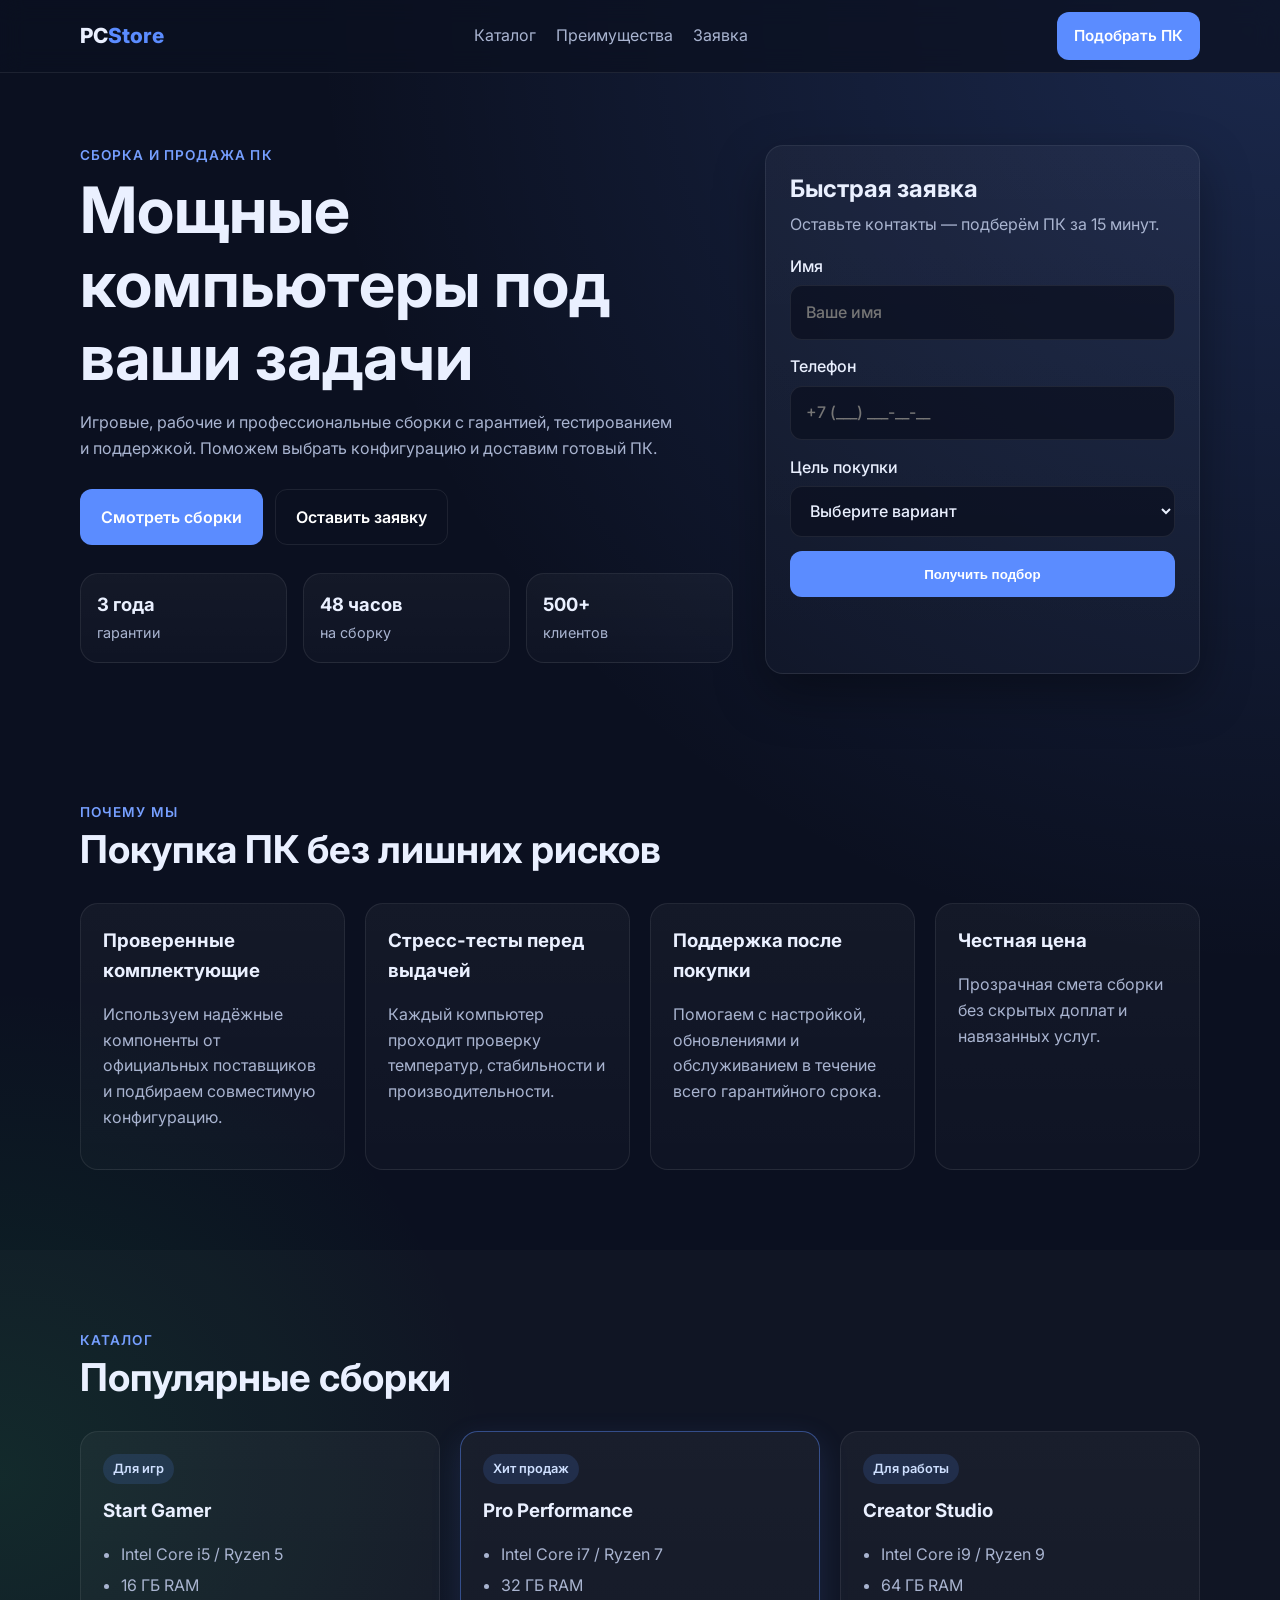
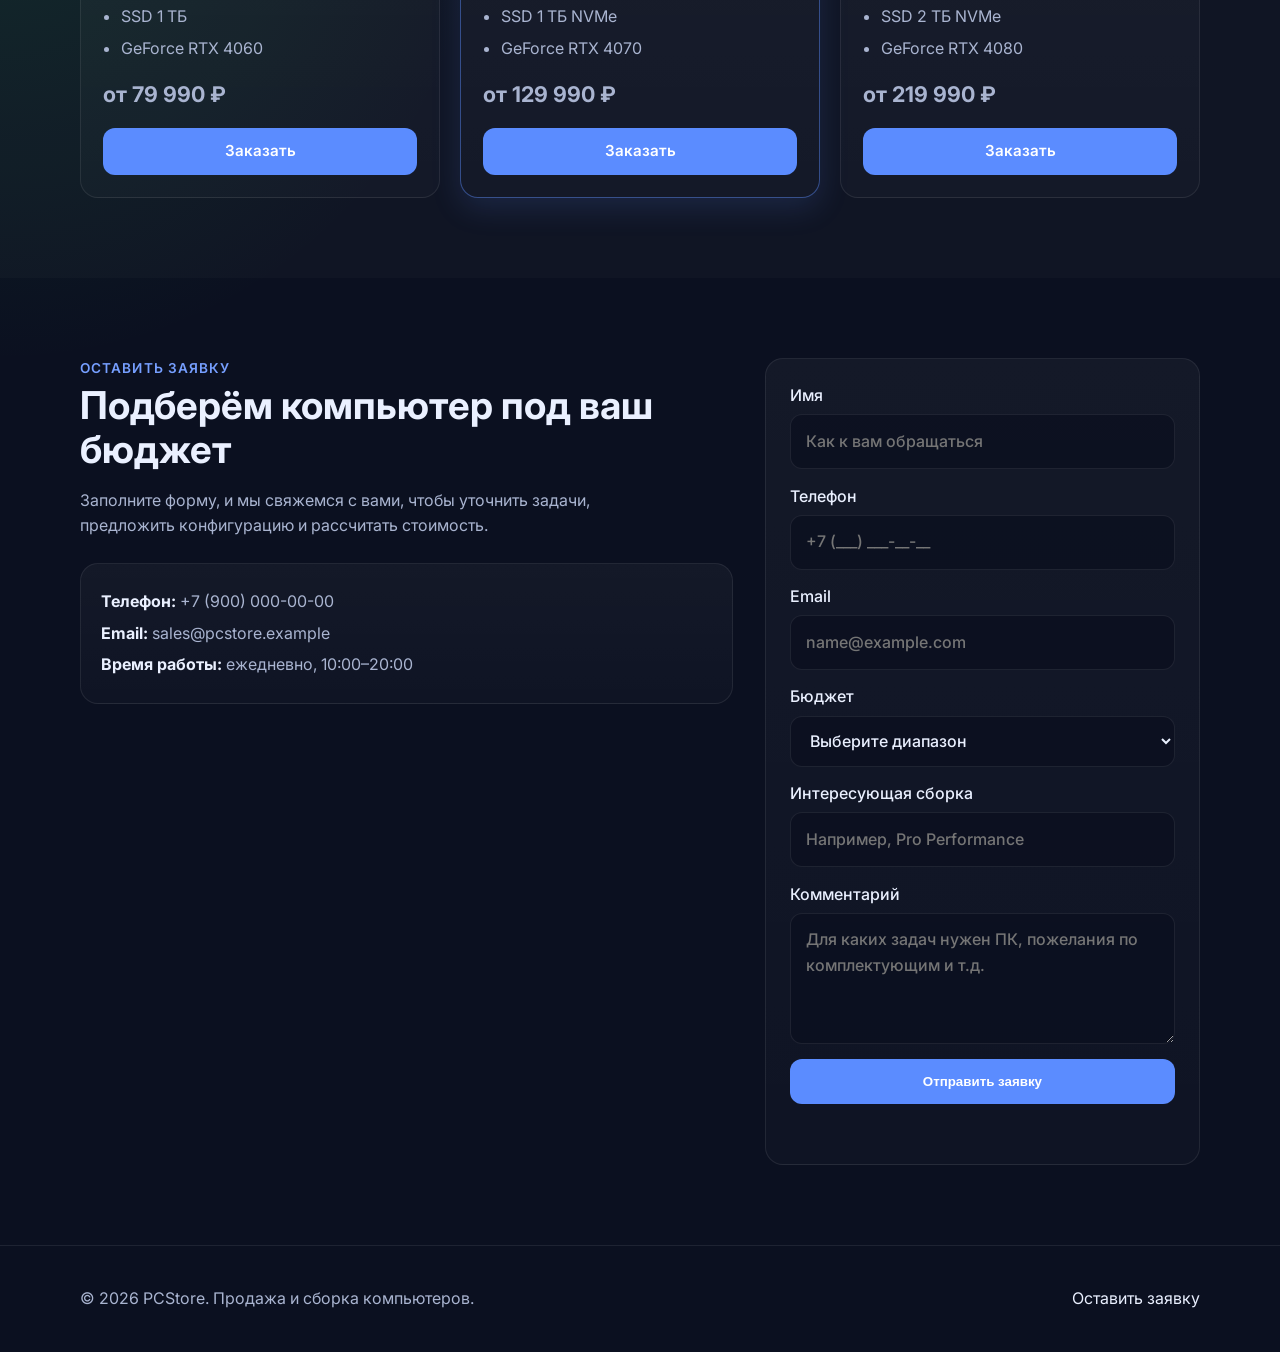
<file: index.html>
<!DOCTYPE html>
<html lang="ru">
<head>
  <meta charset="UTF-8">
  <meta name="viewport" content="width=device-width, initial-scale=1.0">
  <title>PC Store — Продажа мощных компьютеров</title>
  <meta name="description" content="Готовые и кастомные ПК для игр, работы и творчества. Подберите компьютер под свои задачи и оставьте заявку.">
  <link rel="preconnect" href="https://fonts.googleapis.com">
  <link rel="preconnect" href="https://fonts.gstatic.com" crossorigin>
  <link href="https://fonts.googleapis.com/css2?family=Inter:wght@400;500;600;700;800&display=swap" rel="stylesheet">
  <link rel="stylesheet" href="style.css">
</head>
<body>
  <header class="header">
    <div class="container header-inner">
      <a href="#" class="logo">PC<span>Store</span></a>
      <nav class="nav">
        <a href="#catalog">Каталог</a>
        <a href="#benefits">Преимущества</a>
        <a href="#request">Заявка</a>
      </nav>
      <a href="#request" class="btn btn-sm">Подобрать ПК</a>
    </div>
  </header>

  <main>
    <section class="hero">
      <div class="container hero-grid">
        <div class="hero-content">
          <p class="eyebrow">Сборка и продажа ПК</p>
          <h1>Мощные компьютеры под ваши задачи</h1>
          <p class="hero-text">Игровые, рабочие и профессиональные сборки с гарантией, тестированием и поддержкой. Поможем выбрать конфигурацию и доставим готовый ПК.</p>
          <div class="hero-actions">
            <a href="#catalog" class="btn">Смотреть сборки</a>
            <a href="#request" class="btn btn-outline">Оставить заявку</a>
          </div>
          <div class="hero-stats">
            <div><strong>3 года</strong><span>гарантии</span></div>
            <div><strong>48 часов</strong><span>на сборку</span></div>
            <div><strong>500+</strong><span>клиентов</span></div>
          </div>
        </div>
        <div class="hero-card">
          <h2>Быстрая заявка</h2>
          <p>Оставьте контакты — подберём ПК за 15 минут.</p>
          <form id="quickForm" class="form compact-form" novalidate>
            <label>
              Имя
              <input type="text" name="name" placeholder="Ваше имя" required>
            </label>
            <label>
              Телефон
              <input type="tel" name="phone" placeholder="+7 (___) ___-__-__" required>
            </label>
            <label>
              Цель покупки
              <select name="goal" required>
                <option value="">Выберите вариант</option>
                <option value="Игры">Игры</option>
                <option value="Работа">Работа</option>
                <option value="Учёба">Учёба</option>
                <option value="Монтаж/3D">Монтаж/3D</option>
              </select>
            </label>
            <input type="hidden" name="formType" value="Быстрая заявка">
            <button type="submit" class="btn btn-full">Получить подбор</button>
            <p class="form-status" aria-live="polite"></p>
          </form>
        </div>
      </div>
    </section>

    <section id="benefits" class="section">
      <div class="container">
        <div class="section-head">
          <p class="eyebrow">Почему мы</p>
          <h2>Покупка ПК без лишних рисков</h2>
        </div>
        <div class="cards-grid benefits-grid">
          <article class="card">
            <h3>Проверенные комплектующие</h3>
            <p>Используем надёжные компоненты от официальных поставщиков и подбираем совместимую конфигурацию.</p>
          </article>
          <article class="card">
            <h3>Стресс-тесты перед выдачей</h3>
            <p>Каждый компьютер проходит проверку температур, стабильности и производительности.</p>
          </article>
          <article class="card">
            <h3>Поддержка после покупки</h3>
            <p>Помогаем с настройкой, обновлениями и обслуживанием в течение всего гарантийного срока.</p>
          </article>
          <article class="card">
            <h3>Честная цена</h3>
            <p>Прозрачная смета сборки без скрытых доплат и навязанных услуг.</p>
          </article>
        </div>
      </div>
    </section>

    <section id="catalog" class="section section-alt">
      <div class="container">
        <div class="section-head">
          <p class="eyebrow">Каталог</p>
          <h2>Популярные сборки</h2>
        </div>
        <div class="cards-grid catalog-grid">
          <article class="card product-card">
            <div class="badge">Для игр</div>
            <h3>Start Gamer</h3>
            <ul>
              <li>Intel Core i5 / Ryzen 5</li>
              <li>16 ГБ RAM</li>
              <li>SSD 1 ТБ</li>
              <li>GeForce RTX 4060</li>
            </ul>
            <p class="price">от 79 990 ₽</p>
            <a href="#request" class="btn btn-sm btn-full" data-config="Start Gamer">Заказать</a>
          </article>
          <article class="card product-card featured">
            <div class="badge">Хит продаж</div>
            <h3>Pro Performance</h3>
            <ul>
              <li>Intel Core i7 / Ryzen 7</li>
              <li>32 ГБ RAM</li>
              <li>SSD 1 ТБ NVMe</li>
              <li>GeForce RTX 4070</li>
            </ul>
            <p class="price">от 129 990 ₽</p>
            <a href="#request" class="btn btn-sm btn-full" data-config="Pro Performance">Заказать</a>
          </article>
          <article class="card product-card">
            <div class="badge">Для работы</div>
            <h3>Creator Studio</h3>
            <ul>
              <li>Intel Core i9 / Ryzen 9</li>
              <li>64 ГБ RAM</li>
              <li>SSD 2 ТБ NVMe</li>
              <li>GeForce RTX 4080</li>
            </ul>
            <p class="price">от 219 990 ₽</p>
            <a href="#request" class="btn btn-sm btn-full" data-config="Creator Studio">Заказать</a>
          </article>
        </div>
      </div>
    </section>

    <section id="request" class="section">
      <div class="container request-grid">
        <div>
          <p class="eyebrow">Оставить заявку</p>
          <h2>Подберём компьютер под ваш бюджет</h2>
          <p class="section-text">Заполните форму, и мы свяжемся с вами, чтобы уточнить задачи, предложить конфигурацию и рассчитать стоимость.</p>
          <div class="contact-box">
            <p><strong>Телефон:</strong> +7 (900) 000-00-00</p>
            <p><strong>Email:</strong> sales@pcstore.example</p>
            <p><strong>Время работы:</strong> ежедневно, 10:00–20:00</p>
          </div>
        </div>
        <form id="requestForm" class="form request-form" novalidate>
          <label>
            Имя
            <input type="text" name="name" placeholder="Как к вам обращаться" required>
          </label>
          <label>
            Телефон
            <input type="tel" name="phone" placeholder="+7 (___) ___-__-__" required>
          </label>
          <label>
            Email
            <input type="email" name="email" placeholder="name@example.com">
          </label>
          <label>
            Бюджет
            <select name="budget">
              <option value="">Выберите диапазон</option>
              <option value="до 70 000 ₽">до 70 000 ₽</option>
              <option value="70 000–120 000 ₽">70 000–120 000 ₽</option>
              <option value="120 000–200 000 ₽">120 000–200 000 ₽</option>
              <option value="от 200 000 ₽">от 200 000 ₽</option>
            </select>
          </label>
          <label>
            Интересующая сборка
            <input type="text" name="config" id="configInput" placeholder="Например, Pro Performance">
          </label>
          <label>
            Комментарий
            <textarea name="comment" rows="4" placeholder="Для каких задач нужен ПК, пожелания по комплектующим и т.д."></textarea>
          </label>
          <input type="hidden" name="formType" value="Основная заявка">
          <button type="submit" class="btn btn-full">Отправить заявку</button>
          <p class="form-status" aria-live="polite"></p>
        </form>
      </div>
    </section>
  </main>

  <footer class="footer">
    <div class="container footer-inner">
      <p>© 2026 PCStore. Продажа и сборка компьютеров.</p>
      <a href="#request">Оставить заявку</a>
    </div>
  </footer>

  <script src="main.js"></script>
</body>
</html>
</file>
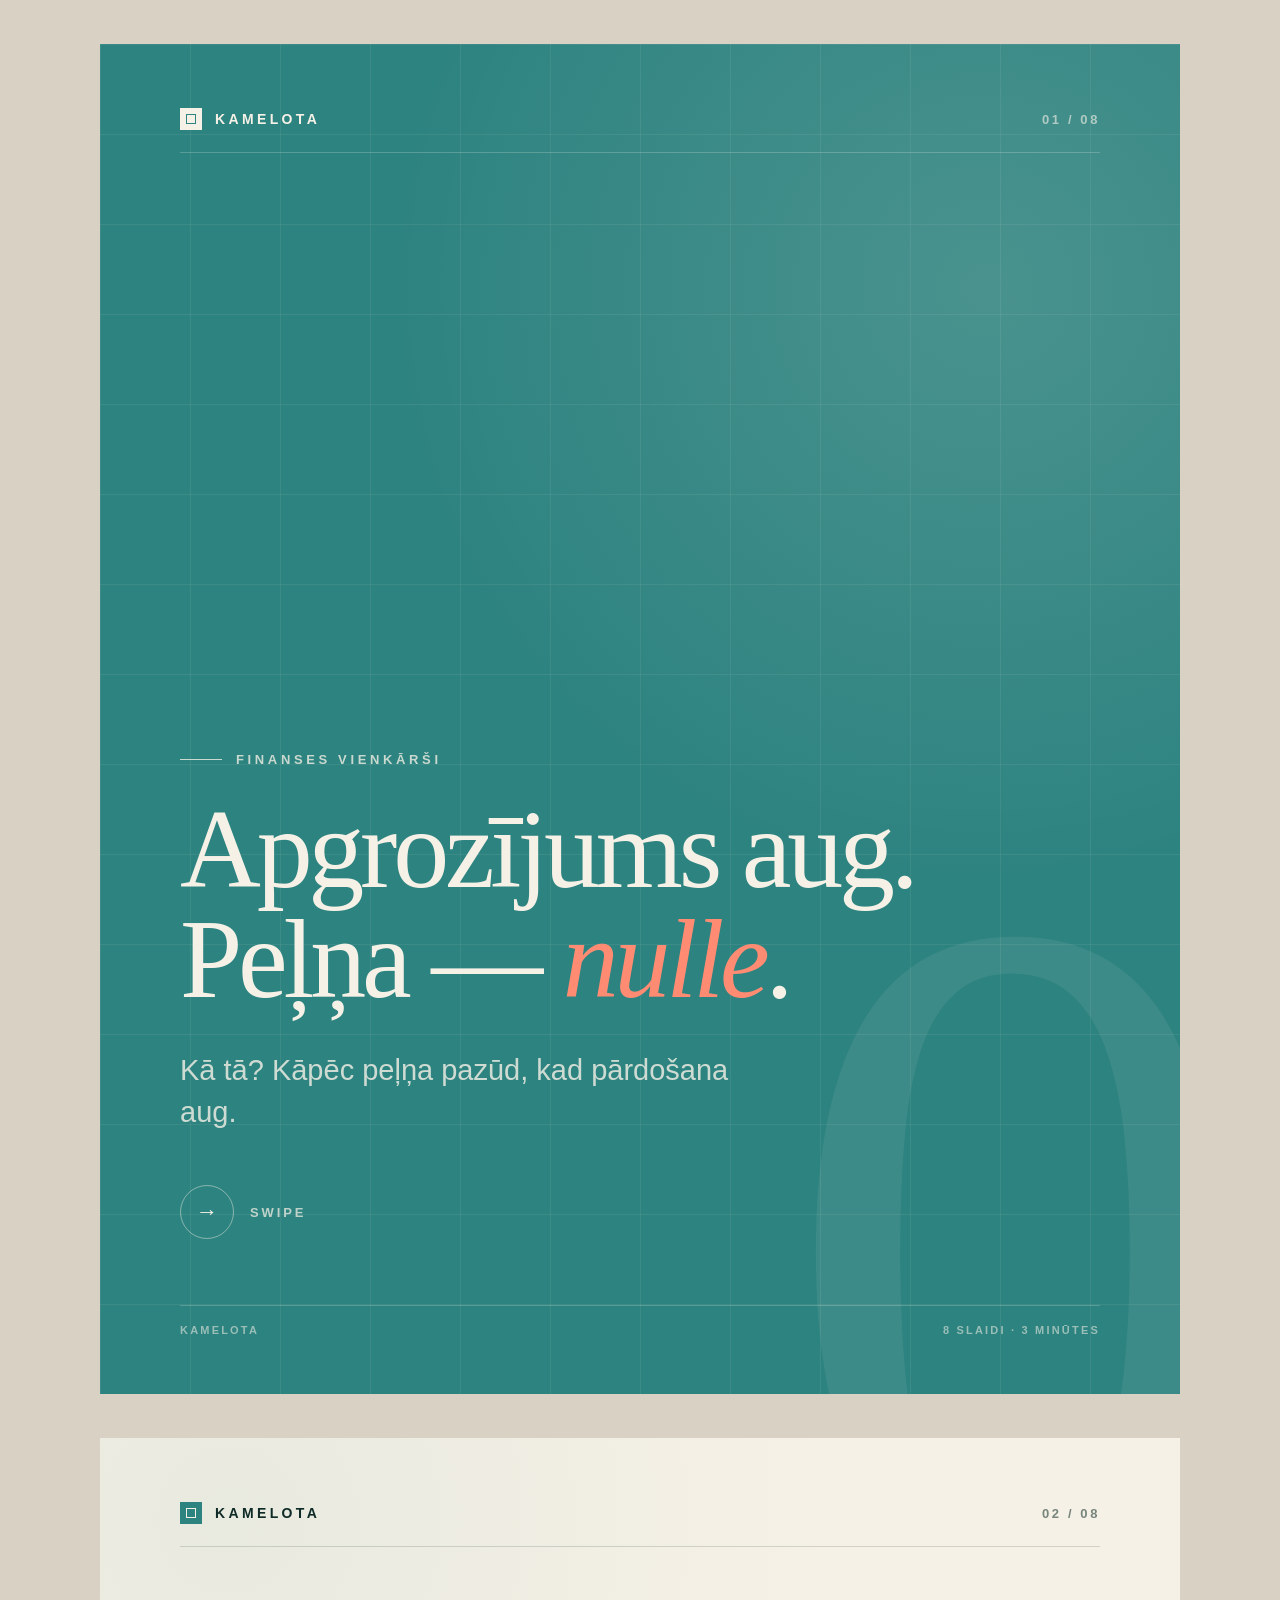
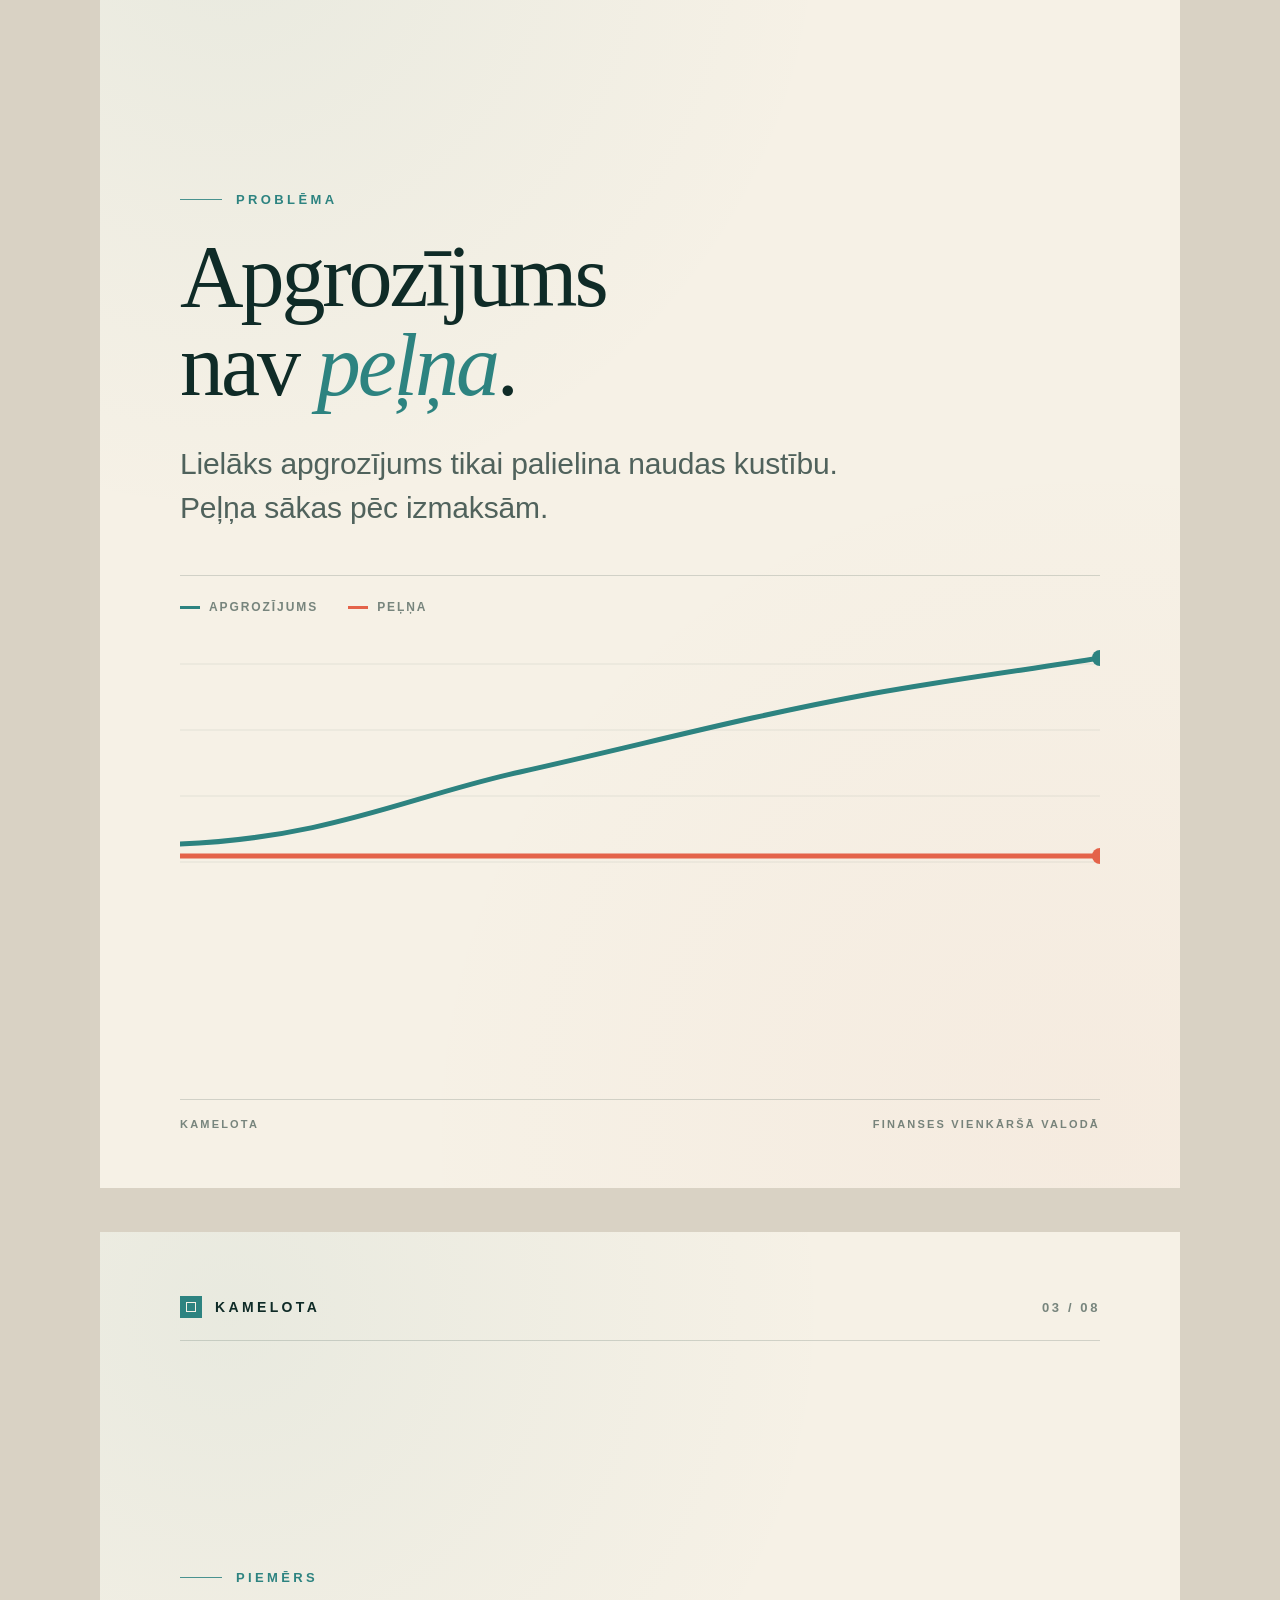
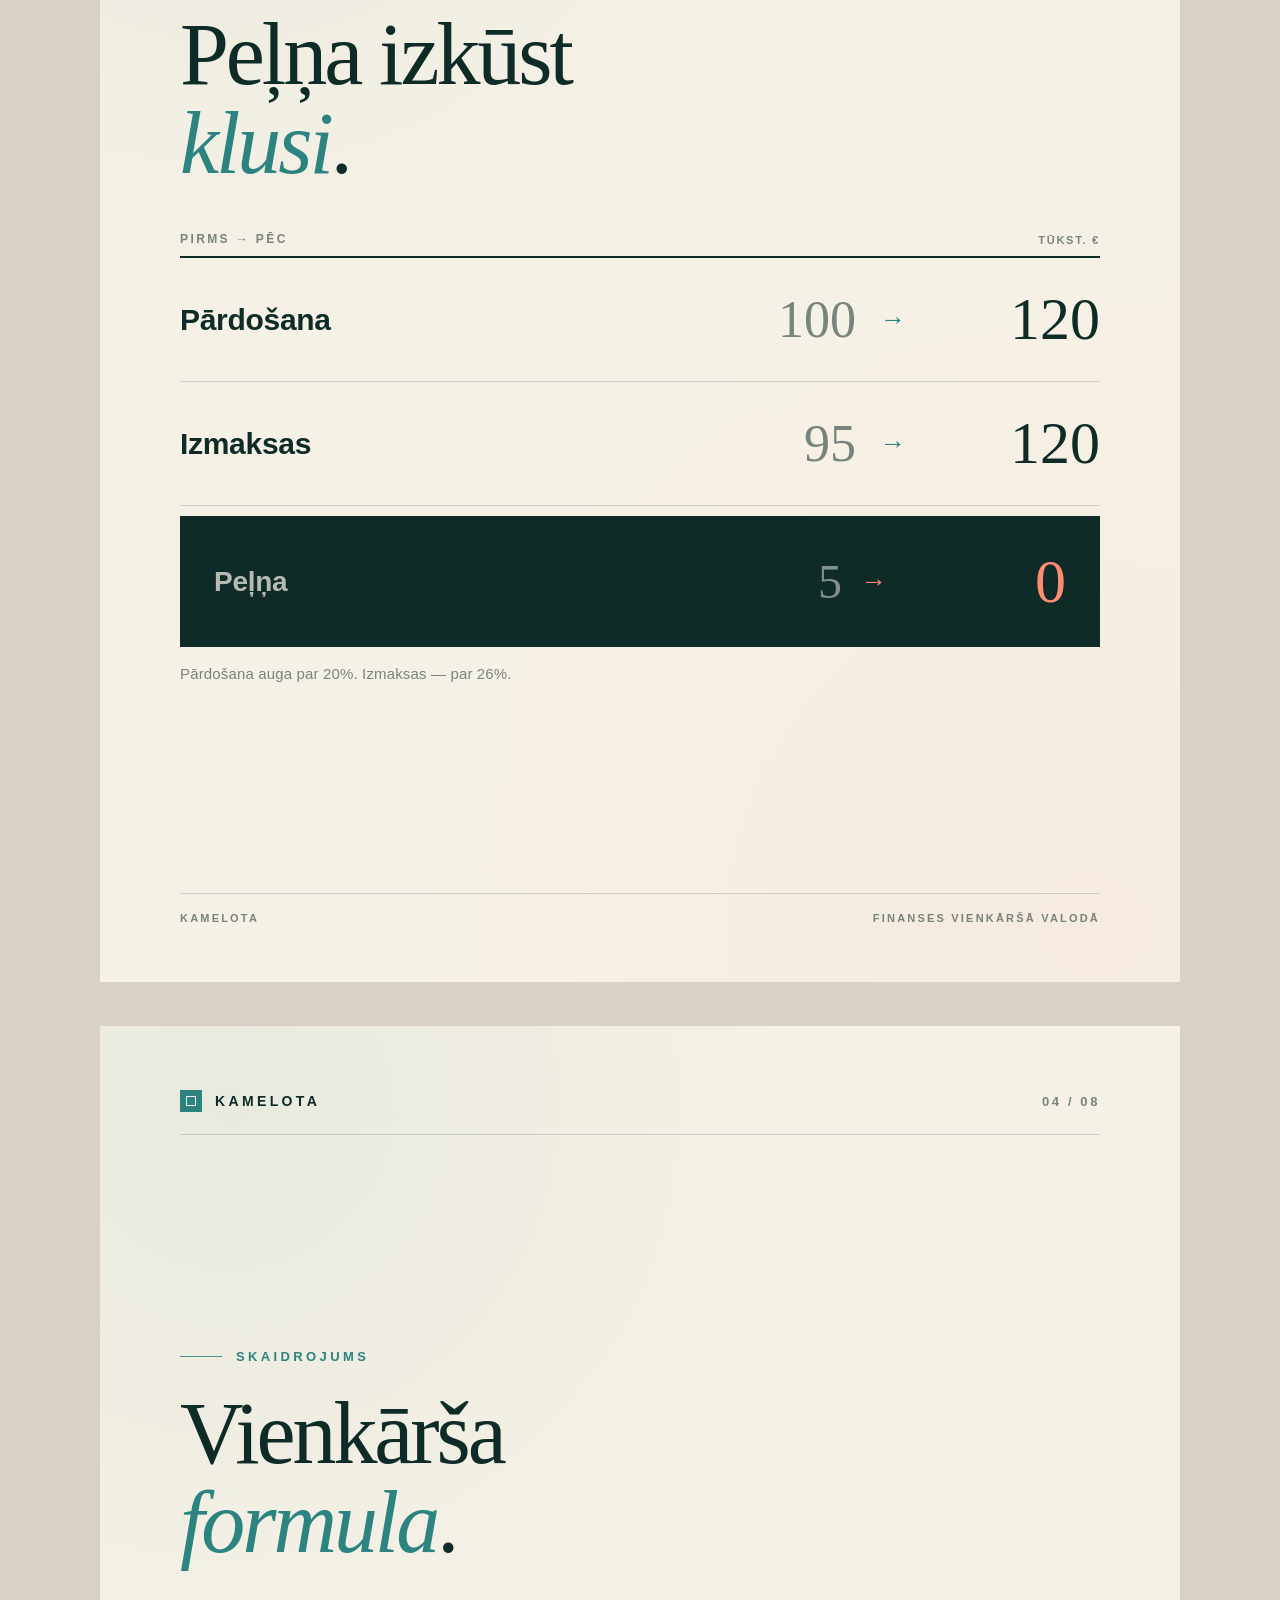
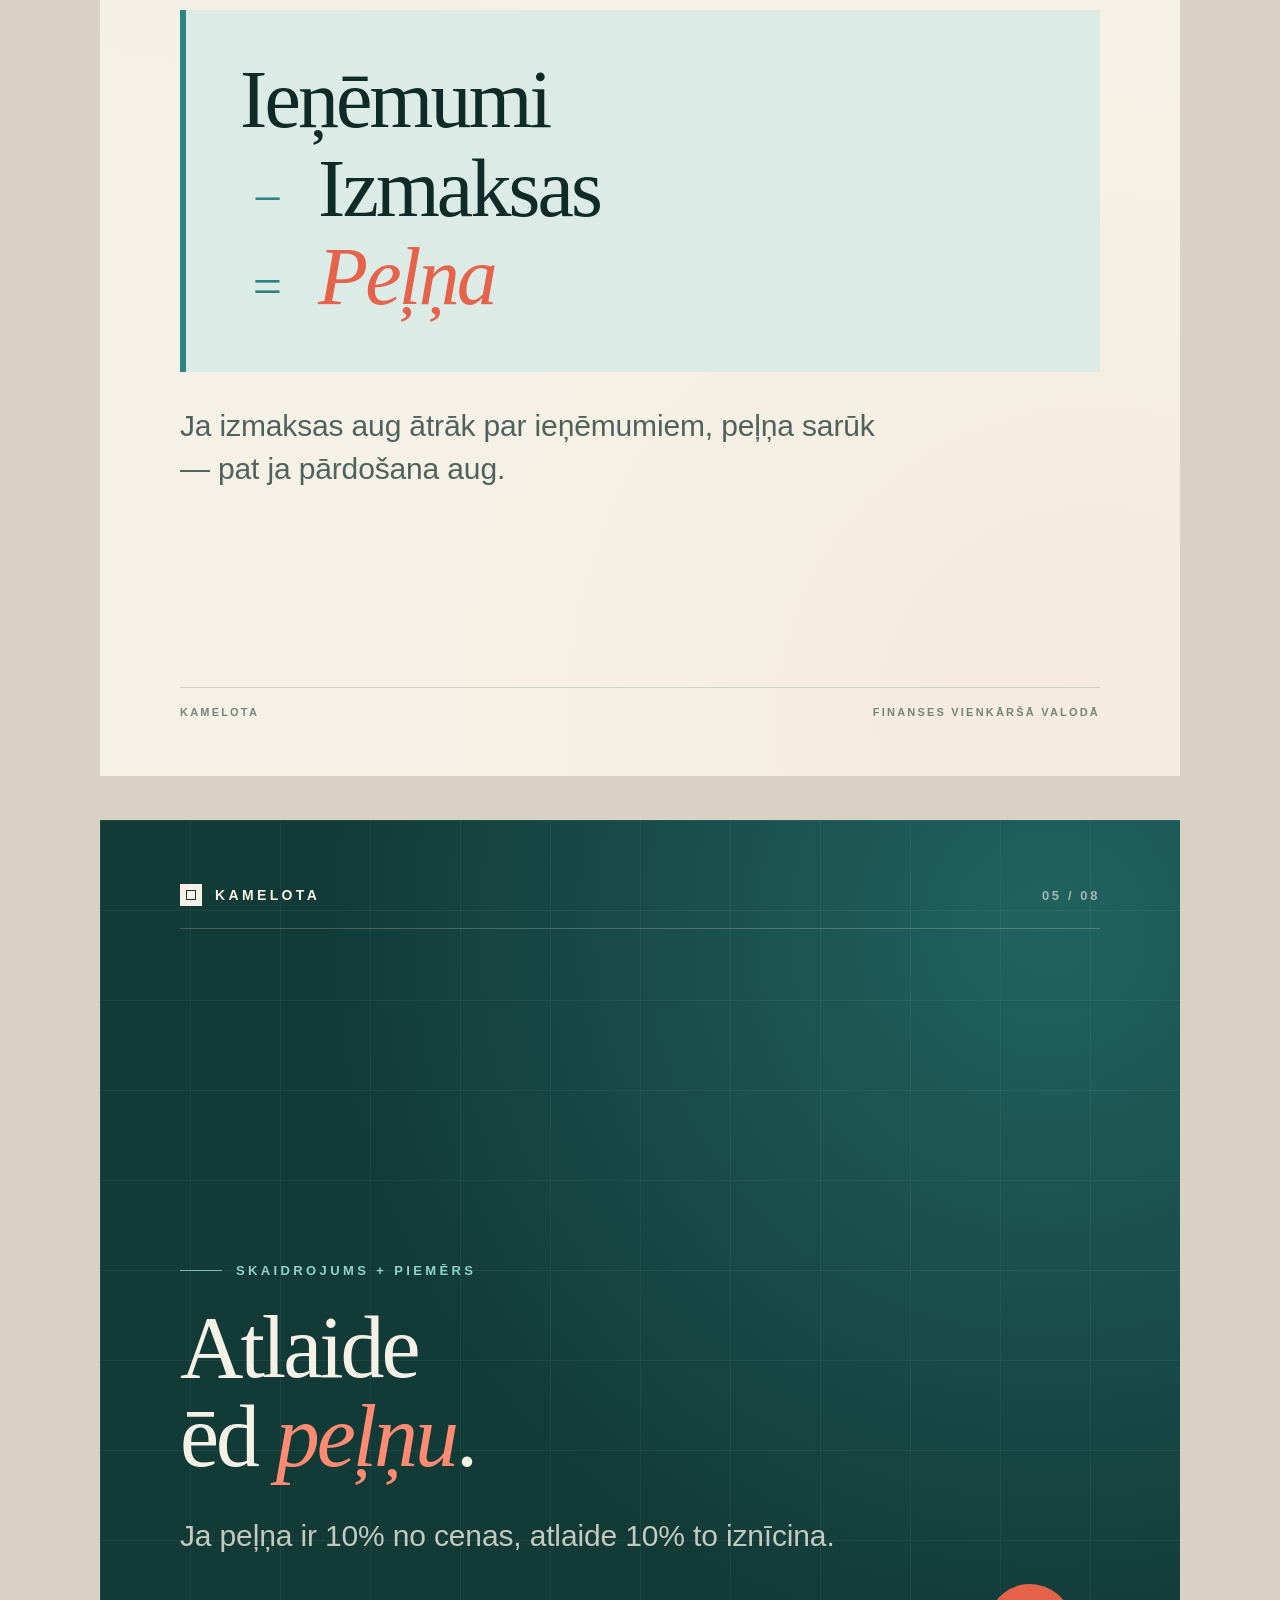
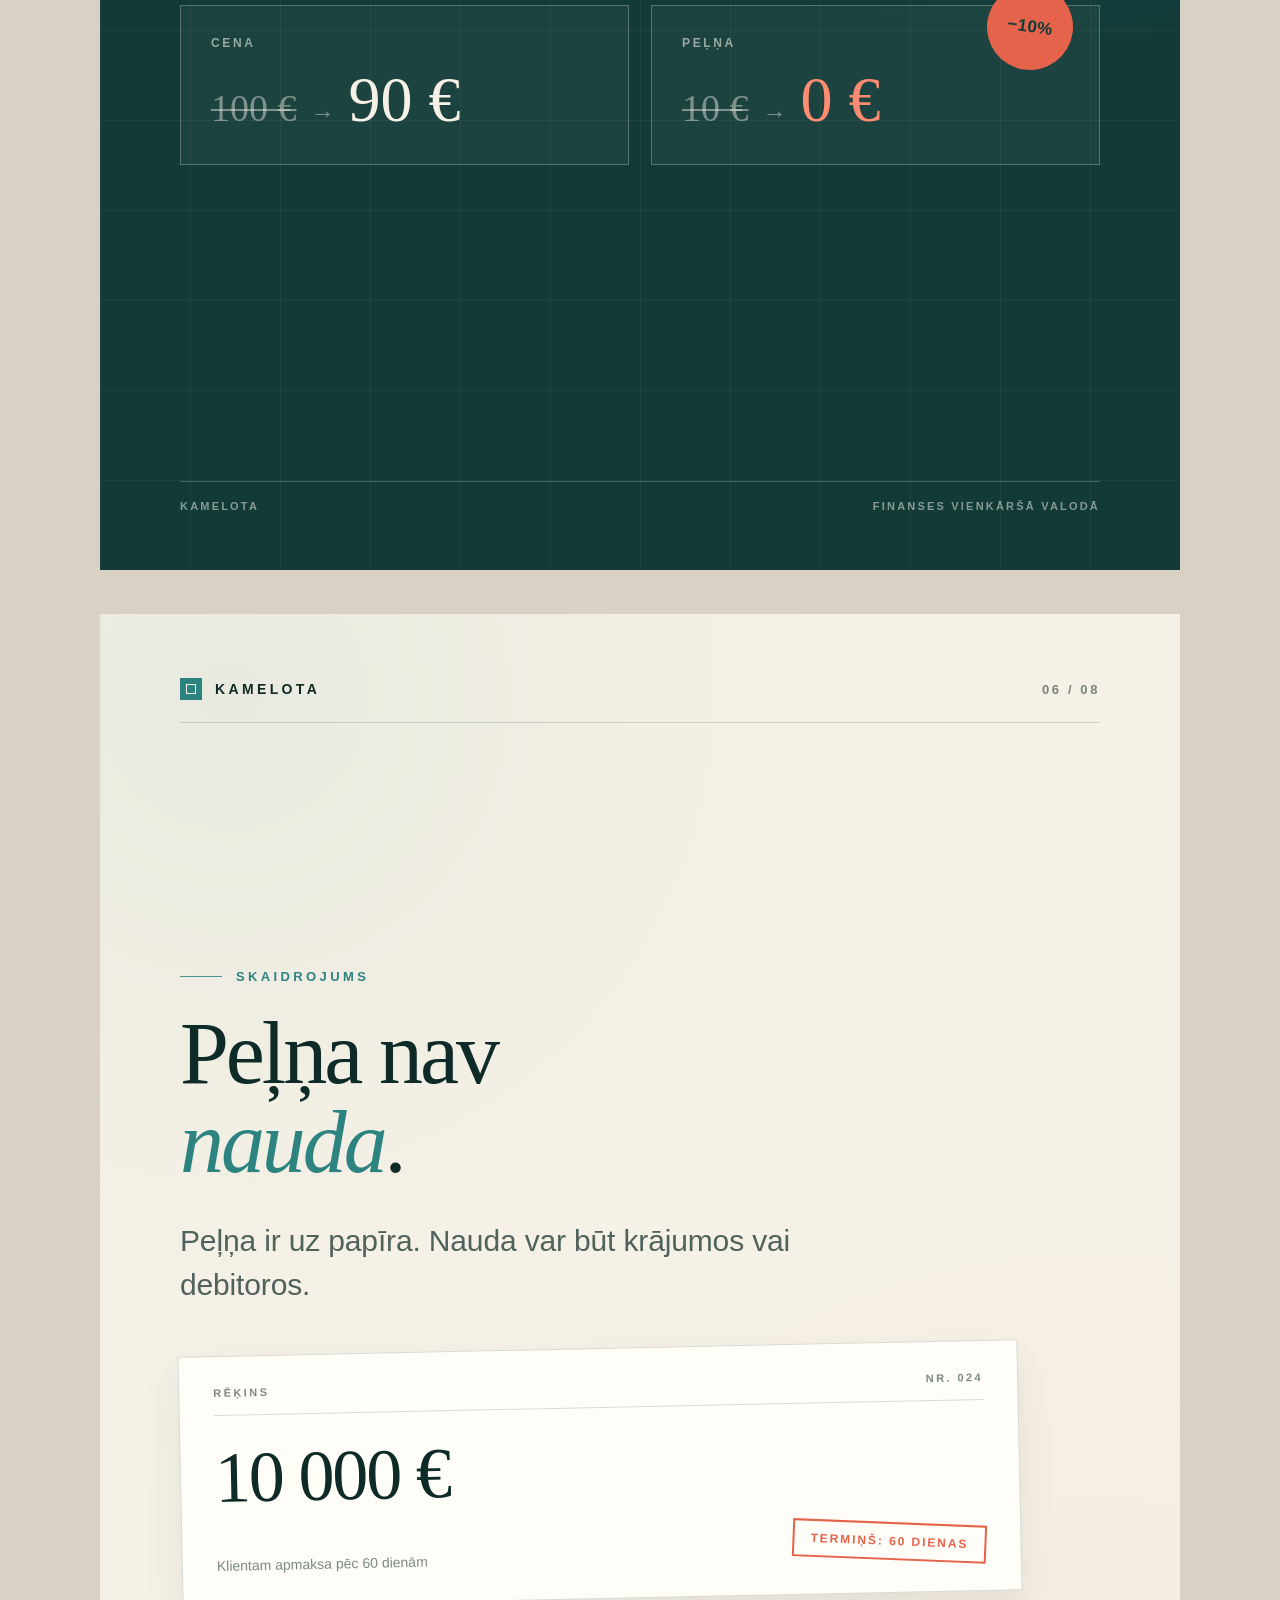
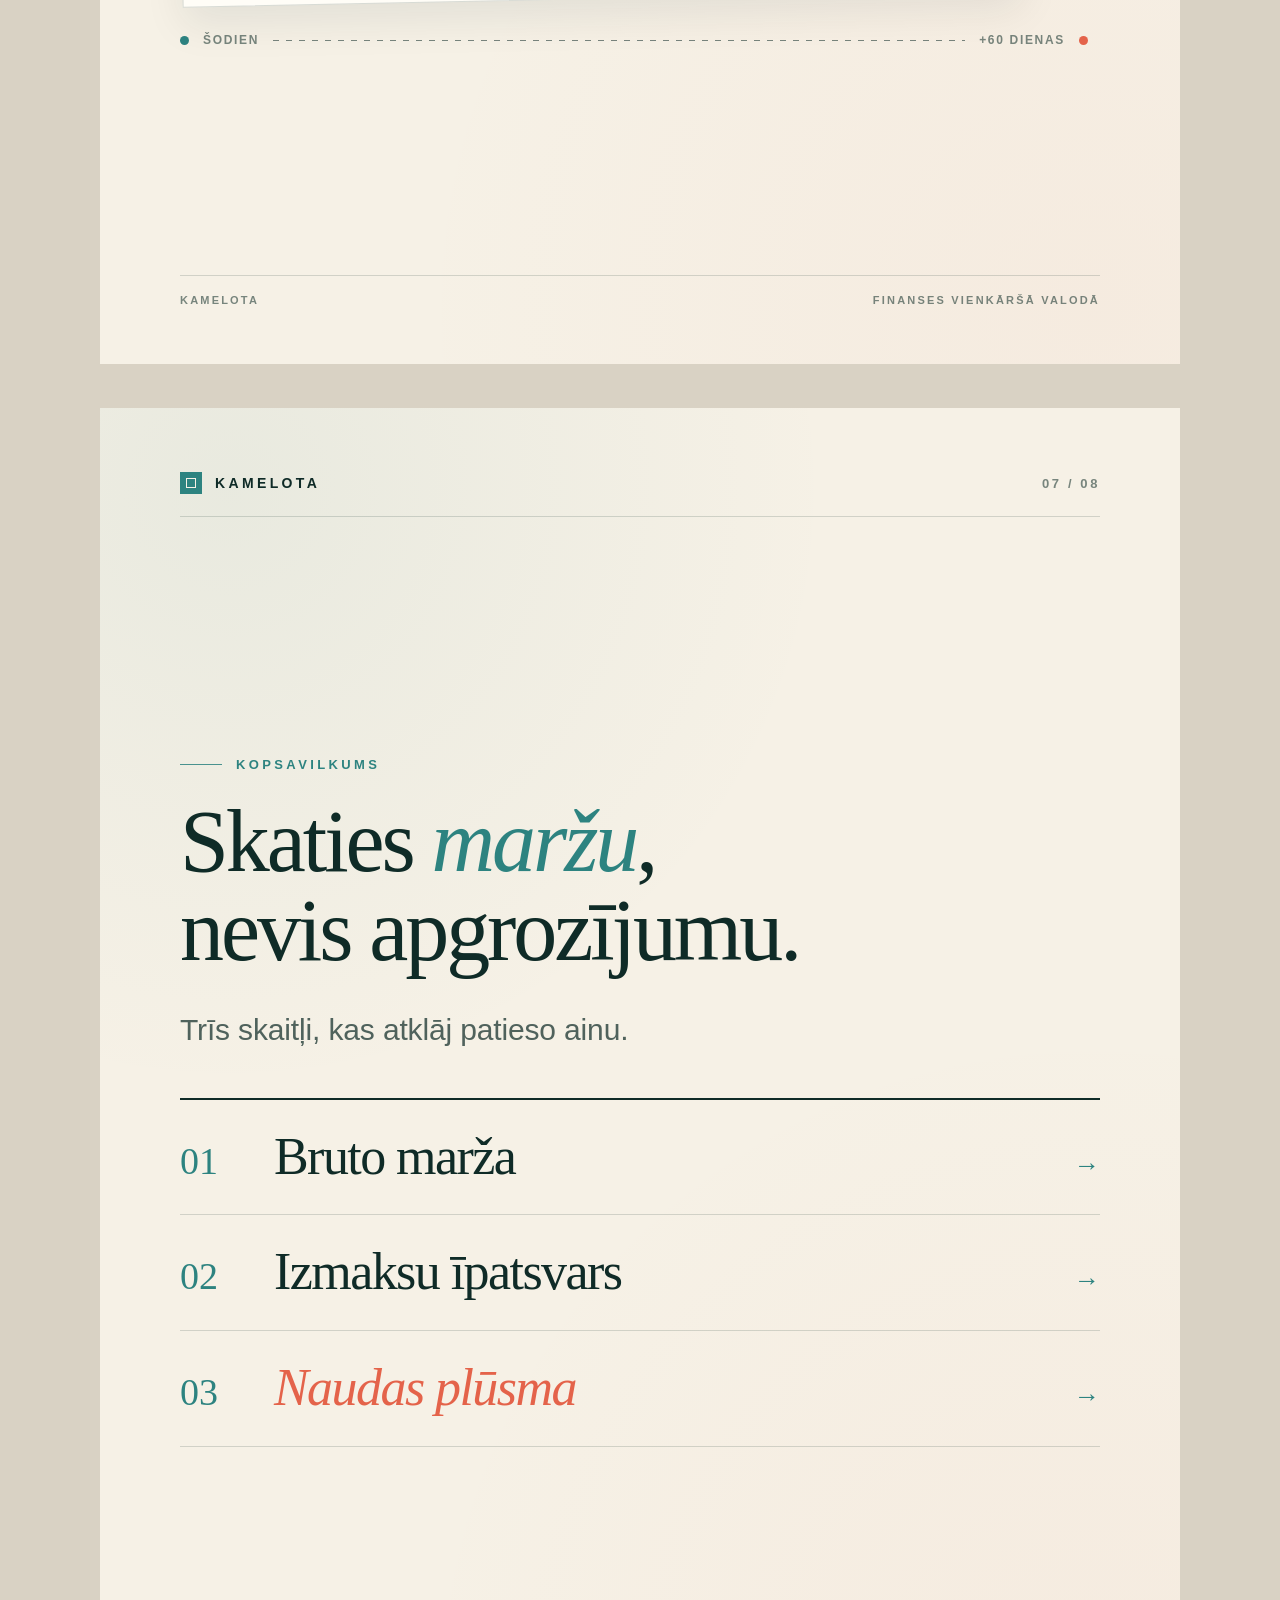
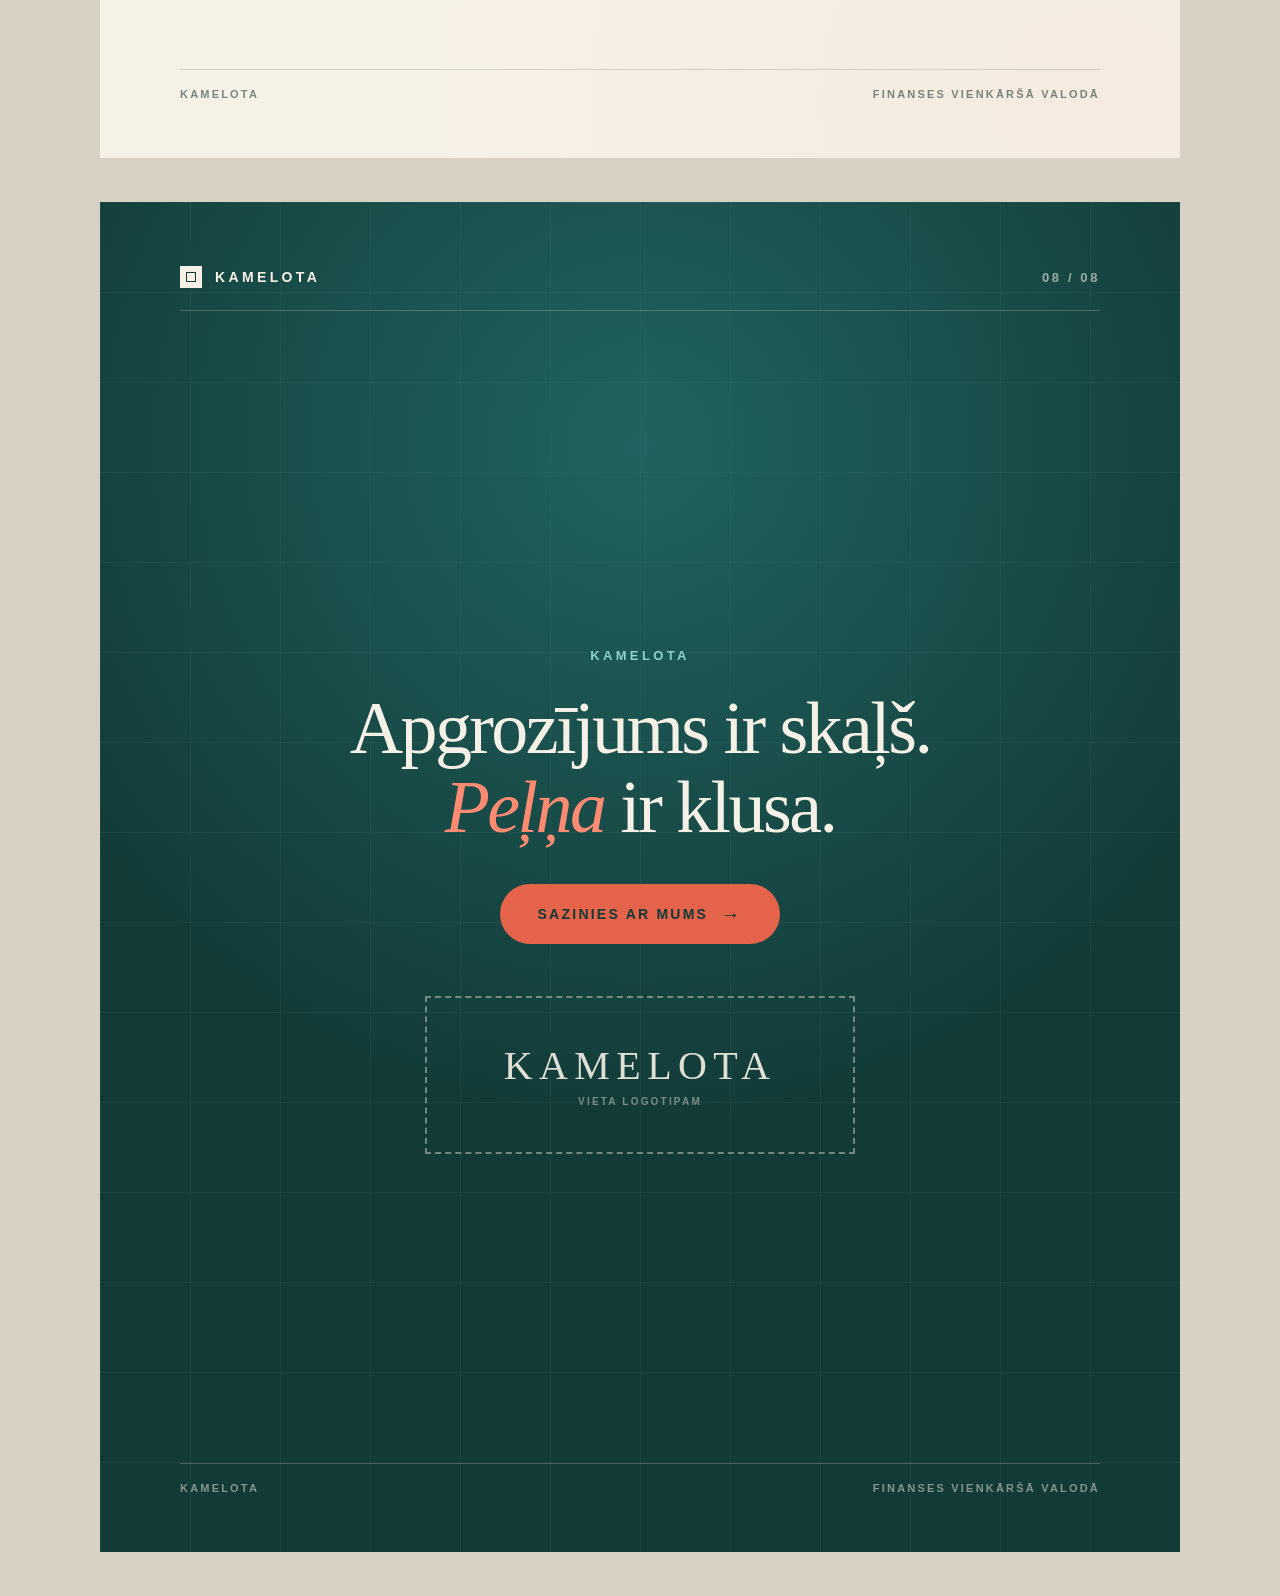
<file: kamelota-carousel.html>
<!doctype html>
<html lang="lv">
<head>
<meta charset="utf-8">
<meta name="viewport" content="width=1080">
<title>Kamelota — Apgrozījums aug. Peļņa — nulle.</title>
<style>
  :root{
    --cream:#F6F1E6;
    --cream-2:#EFE6D6;
    --ink:#0F2B27;
    --ink-70:rgba(15,43,39,.72);
    --ink-55:rgba(15,43,39,.55);
    --teal:#2D8380;
    --teal-deep:#123B38;
    --teal-soft:#DCEBE6;
    --coral:#E4634A;
    --coral-soft:#FF8C72;
    --line:rgba(15,43,39,.16);
    --line-light:rgba(246,241,230,.22);
    --serif:"Palatino Linotype","Book Antiqua",Georgia,"Times New Roman",serif;
    --sans:"Segoe UI","Helvetica Neue",Arial,sans-serif;
  }

  *{box-sizing:border-box;}
  html,body{margin:0;padding:0;}
  body{
    background:#D9D2C4;
    font-family:var(--sans);
    color:var(--ink);
    -webkit-font-smoothing:antialiased;
    text-rendering:optimizeLegibility;
  }

  .deck{
    display:flex;
    flex-direction:column;
    align-items:center;
    gap:44px;
    padding:44px 0;
  }

  .slide{
    position:relative;
    width:1080px;
    height:1350px;
    flex:none;
    overflow:hidden;
    background:var(--cream);
    background-image:
      radial-gradient(circle at 12% 6%, rgba(45,131,128,.065), transparent 38%),
      radial-gradient(circle at 92% 96%, rgba(228,99,74,.045), transparent 42%);
    color:var(--ink);
    padding:64px 80px 58px;
    display:flex;
    flex-direction:column;
  }

  /* ---------- shared chrome ---------- */
  .top{
    display:flex;
    align-items:center;
    justify-content:space-between;
    padding-bottom:22px;
    border-bottom:1px solid var(--line);
    flex:none;
    position:relative;
    z-index:3;
  }
  .brand{
    display:flex;
    align-items:center;
    gap:13px;
    font-size:14px;
    font-weight:700;
    letter-spacing:.24em;
    text-transform:uppercase;
  }
  .brand-mark{
    width:22px;
    height:22px;
    background:var(--teal);
    position:relative;
    flex:none;
  }
  .brand-mark::after{
    content:"";
    position:absolute;
    inset:6px;
    border:1px solid var(--cream);
  }
  .counter{
    font-size:13px;
    font-weight:600;
    letter-spacing:.2em;
    color:var(--ink-55);
    font-variant-numeric:tabular-nums;
  }

  .main{
    flex:1;
    display:flex;
    flex-direction:column;
    justify-content:center;
    position:relative;
    z-index:2;
    padding:38px 0 20px;
  }

  .label{
    display:flex;
    align-items:center;
    gap:14px;
    margin-bottom:26px;
    font-size:13px;
    font-weight:700;
    letter-spacing:.26em;
    text-transform:uppercase;
    color:var(--teal);
  }
  .label::before{
    content:"";
    width:42px;
    height:1px;
    background:currentColor;
    opacity:.85;
  }

  h1,h2,p{margin:0;}
  h1,h2{
    font-family:var(--serif);
    font-weight:400;
    letter-spacing:-.035em;
  }
  h2{
    font-size:88px;
    line-height:1.01;
  }
  h2 em{
    font-style:italic;
    color:var(--teal);
  }
  .body{
    margin-top:32px;
    max-width:700px;
    font-size:30px;
    line-height:1.45;
    color:var(--ink-70);
    letter-spacing:-.005em;
  }

  .footer{
    flex:none;
    display:flex;
    justify-content:space-between;
    align-items:center;
    border-top:1px solid var(--line);
    padding-top:18px;
    font-size:11px;
    font-weight:600;
    letter-spacing:.2em;
    text-transform:uppercase;
    color:var(--ink-55);
    position:relative;
    z-index:3;
  }

  /* ---------- 01 cover ---------- */
  .cover{
    background:var(--teal);
    background-image:
      linear-gradient(rgba(246,241,230,.075) 1px, transparent 1px),
      linear-gradient(90deg, rgba(246,241,230,.075) 1px, transparent 1px),
      radial-gradient(circle at 82% 18%, rgba(246,241,230,.14), transparent 42%);
    background-size:90px 90px, 90px 90px, auto;
    color:var(--cream);
  }
  .cover .top{border-bottom-color:var(--line-light);}
  .cover .brand-mark{background:var(--cream);}
  .cover .brand-mark::after{border-color:var(--teal);}
  .cover .counter{color:rgba(246,241,230,.62);}
  .cover .main{
    justify-content:flex-end;
    padding:0 0 66px;
  }
  .cover .kicker{
    display:flex;
    align-items:center;
    gap:14px;
    margin-bottom:28px;
    font-size:13px;
    font-weight:700;
    letter-spacing:.28em;
    text-transform:uppercase;
    color:rgba(246,241,230,.78);
  }
  .cover .kicker::before{
    content:"";
    width:42px;
    height:1px;
    background:currentColor;
  }
  .cover h1{
    font-size:112px;
    line-height:.98;
    letter-spacing:-.038em;
    max-width:900px;
  }
  .cover h1 em{
    font-style:italic;
    color:var(--coral-soft);
  }
  .cover .sub{
    margin-top:34px;
    max-width:610px;
    font-size:29px;
    line-height:1.45;
    color:rgba(246,241,230,.8);
  }
  .cover .swipe{
    display:flex;
    align-items:center;
    gap:16px;
    margin-top:52px;
    font-size:13px;
    font-weight:700;
    letter-spacing:.22em;
    text-transform:uppercase;
    color:rgba(246,241,230,.72);
  }
  .swipe-arrow{
    width:54px;
    height:54px;
    border:1px solid rgba(246,241,230,.45);
    border-radius:50%;
    display:flex;
    align-items:center;
    justify-content:center;
    font-size:22px;
    letter-spacing:0;
    color:var(--cream);
  }
  .ghost-zero{
    position:absolute;
    right:-70px;
    bottom:-190px;
    font-family:var(--serif);
    font-size:940px;
    line-height:.72;
    color:rgba(246,241,230,.075);
    z-index:1;
    pointer-events:none;
    font-variant-numeric:lining-nums;
  }
  .cover .footer{
    border-top-color:var(--line-light);
    color:rgba(246,241,230,.55);
  }

  /* ---------- 02 problem ---------- */
  .chart-wrap{
    margin-top:46px;
    border-top:1px solid var(--line);
    padding-top:24px;
  }
  .legend{
    display:flex;
    gap:30px;
    align-items:center;
    margin-bottom:8px;
    font-size:12px;
    font-weight:700;
    letter-spacing:.16em;
    text-transform:uppercase;
  }
  .legend span{display:flex;align-items:center;gap:9px;color:var(--ink-55);}
  .legend i{width:20px;height:3px;display:block;background:var(--teal);}
  .legend .profit i{background:var(--coral);}
  .chart{display:block;width:100%;height:250px;}

  /* ---------- 03 example table ---------- */
  .table-head{
    display:flex;
    justify-content:space-between;
    align-items:flex-end;
    margin-top:44px;
    margin-bottom:10px;
    font-size:12px;
    font-weight:700;
    letter-spacing:.2em;
    text-transform:uppercase;
    color:var(--ink-55);
  }
  .table-head .units{font-size:11px;letter-spacing:.16em;}
  .table{border-top:2px solid var(--ink);}
  .row{
    display:grid;
    grid-template-columns:1fr 150px 54px 170px;
    align-items:center;
    gap:10px;
    padding:27px 0;
    border-bottom:1px solid var(--line);
  }
  .row .name{
    font-size:30px;
    font-weight:600;
    letter-spacing:-.01em;
  }
  .row .from{
    font-family:var(--serif);
    font-size:52px;
    text-align:right;
    color:var(--ink-55);
    font-variant-numeric:lining-nums tabular-nums;
  }
  .row .arrow{
    font-size:26px;
    text-align:center;
    color:var(--teal);
  }
  .row .to{
    font-family:var(--serif);
    font-size:60px;
    text-align:right;
    font-variant-numeric:lining-nums tabular-nums;
  }
  .row.profit{
    margin-top:10px;
    padding:30px 34px;
    border:0;
    background:var(--ink);
    color:var(--cream);
    grid-template-columns:1fr 130px 44px 160px;
  }
  .row.profit .name{font-size:28px;color:rgba(246,241,230,.72);}
  .row.profit .from{color:rgba(246,241,230,.5);font-size:48px;}
  .row.profit .arrow{color:var(--coral-soft);}
  .row.profit .to{color:var(--coral-soft);font-size:62px;}
  .table-note{
    margin-top:18px;
    font-size:15px;
    color:var(--ink-55);
    letter-spacing:.01em;
  }

  /* ---------- 04 formula ---------- */
  .formula-card{
    margin-top:42px;
    background:var(--teal-soft);
    padding:46px 54px 50px;
    border-left:6px solid var(--teal);
  }
  .formula{
    font-family:var(--serif);
    font-size:82px;
    line-height:1.08;
    letter-spacing:-.035em;
  }
  .formula .line{display:flex;align-items:baseline;gap:26px;}
  .formula .sign{
    display:inline-block;
    width:52px;
    flex:none;
    font-size:52px;
    color:var(--teal);
    text-align:center;
  }
  .formula .term em{
    font-style:italic;
    color:var(--teal);
  }
  .formula .line.result .term em{color:var(--coral);}

  /* ---------- 05 discount ---------- */
  .discount{
    background:var(--teal-deep);
    background-image:
      linear-gradient(rgba(246,241,230,.05) 1px, transparent 1px),
      linear-gradient(90deg, rgba(246,241,230,.05) 1px, transparent 1px),
      radial-gradient(circle at 88% 8%, rgba(45,131,128,.55), transparent 46%);
    background-size:90px 90px, 90px 90px, auto;
    color:var(--cream);
  }
  .discount .top{border-bottom-color:var(--line-light);}
  .discount .brand-mark{background:var(--cream);}
  .discount .brand-mark::after{border-color:var(--teal-deep);}
  .discount .counter{color:rgba(246,241,230,.6);}
  .discount .label{color:#8FD3CB;}
  .discount h2 em{color:var(--coral-soft);}
  .discount .body{color:rgba(246,241,230,.78);}
  .price-grid{
    display:grid;
    grid-template-columns:1fr 1fr;
    gap:22px;
    margin-top:48px;
  }
  .price-card{
    border:1px solid rgba(246,241,230,.28);
    background:rgba(246,241,230,.045);
    padding:30px 30px 32px;
    position:relative;
  }
  .price-card .k{
    font-size:12px;
    font-weight:700;
    letter-spacing:.22em;
    text-transform:uppercase;
    color:rgba(246,241,230,.58);
  }
  .price-card .vals{
    display:flex;
    align-items:baseline;
    gap:14px;
    margin-top:18px;
    font-family:var(--serif);
    font-variant-numeric:lining-nums tabular-nums;
  }
  .price-card .old{
    font-size:38px;
    color:rgba(246,241,230,.45);
    text-decoration:line-through;
    text-decoration-thickness:2px;
  }
  .price-card .arr{font-size:24px;color:rgba(246,241,230,.45);}
  .price-card .new{font-size:64px;line-height:1;}
  .price-card.zero .new{color:var(--coral-soft);}
  .discount .footer{
    border-top-color:var(--line-light);
    color:rgba(246,241,230,.52);
  }
  .discount-badge{
    position:absolute;
    right:26px;
    top:-22px;
    width:86px;
    height:86px;
    border-radius:50%;
    background:var(--coral);
    color:var(--teal-deep);
    display:flex;
    align-items:center;
    justify-content:center;
    font-size:17px;
    font-weight:800;
    letter-spacing:.02em;
    transform:rotate(8deg);
  }

  /* ---------- 06 profit vs cash ---------- */
  .invoice-wrap{
    margin-top:42px;
    position:relative;
    padding-right:12px;
  }
  .invoice{
    background:#FFFDF7;
    border:1px solid var(--line);
    box-shadow:0 18px 40px rgba(15,43,39,.08);
    padding:30px 34px 32px;
    transform:rotate(-1.2deg);
    position:relative;
    max-width:840px;
  }
  .invoice-top{
    display:flex;
    justify-content:space-between;
    align-items:center;
    border-bottom:1px solid var(--line);
    padding-bottom:16px;
    font-size:11px;
    font-weight:700;
    letter-spacing:.22em;
    text-transform:uppercase;
    color:var(--ink-55);
  }
  .invoice-amount{
    font-family:var(--serif);
    font-size:72px;
    line-height:1;
    margin-top:26px;
    font-variant-numeric:lining-nums tabular-nums;
    letter-spacing:-.03em;
  }
  .invoice-meta{
    display:flex;
    justify-content:space-between;
    align-items:flex-end;
    margin-top:22px;
    font-size:14px;
    color:var(--ink-55);
  }
  .stamp{
    display:inline-block;
    border:2px solid var(--coral);
    color:var(--coral);
    padding:10px 16px;
    font-size:12px;
    font-weight:800;
    letter-spacing:.16em;
    text-transform:uppercase;
    transform:rotate(3.5deg);
    background:rgba(255,253,247,.65);
  }
  .timeline{
    display:flex;
    align-items:center;
    gap:14px;
    margin-top:34px;
    font-size:12px;
    font-weight:700;
    letter-spacing:.14em;
    text-transform:uppercase;
    color:var(--ink-55);
  }
  .timeline .line{
    flex:1;
    height:1px;
    background:repeating-linear-gradient(90deg,var(--ink-55) 0 6px,transparent 6px 13px);
  }
  .timeline .dot{
    width:9px;
    height:9px;
    border-radius:50%;
    background:var(--teal);
    flex:none;
  }
  .timeline .dot.end{background:var(--coral);}

  /* ---------- 07 summary ---------- */
  .summary{
    margin-top:46px;
    border-top:2px solid var(--ink);
  }
  .summary-item{
    display:flex;
    align-items:baseline;
    gap:30px;
    padding:30px 0;
    border-bottom:1px solid var(--line);
  }
  .summary-item .num{
    font-family:var(--serif);
    font-size:38px;
    color:var(--teal);
    width:64px;
    flex:none;
    font-variant-numeric:lining-nums;
  }
  .summary-item .name{
    font-family:var(--serif);
    font-size:52px;
    letter-spacing:-.03em;
    line-height:1.05;
  }
  .summary-item .end{
    margin-left:auto;
    font-size:26px;
    color:var(--teal);
  }
  .summary-item.hot .name em{font-style:italic;color:var(--coral);}

  /* ---------- 08 CTA ---------- */
  .cta{
    background:var(--teal-deep);
    background-image:
      radial-gradient(circle at 50% 18%, rgba(45,131,128,.55), transparent 55%),
      linear-gradient(rgba(246,241,230,.04) 1px, transparent 1px),
      linear-gradient(90deg, rgba(246,241,230,.04) 1px, transparent 1px);
    background-size:auto, 90px 90px, 90px 90px;
    color:var(--cream);
  }
  .cta .top{border-bottom-color:var(--line-light);}
  .cta .brand-mark{background:var(--cream);}
  .cta .brand-mark::after{border-color:var(--teal-deep);}
  .cta .counter{color:rgba(246,241,230,.6);}
  .cta .main{
    align-items:center;
    justify-content:center;
    text-align:center;
    padding-bottom:10px;
  }
  .cta .label{
    color:#8FD3CB;
    justify-content:center;
  }
  .cta .label::before{display:none;}
  .cta h2{
    font-size:74px;
    line-height:1.06;
    max-width:820px;
  }
  .cta h2 em{color:var(--coral-soft);}
  .cta-button{
    display:inline-flex;
    align-items:center;
    gap:12px;
    margin-top:38px;
    background:var(--coral);
    color:var(--teal-deep);
    padding:20px 38px;
    border-radius:999px;
    font-size:14px;
    font-weight:800;
    letter-spacing:.16em;
    text-transform:uppercase;
  }
  .cta-button .arrow{font-size:20px;line-height:1;}
  .logo-slot{
    width:430px;
    height:158px;
    margin-top:52px;
    border:2px dashed rgba(246,241,230,.42);
    display:flex;
    flex-direction:column;
    align-items:center;
    justify-content:center;
    gap:7px;
  }
  .logo-slot .wordmark{
    font-family:var(--serif);
    font-size:40px;
    letter-spacing:.16em;
    color:rgba(246,241,230,.9);
  }
  .logo-slot .hint{
    font-size:10px;
    font-weight:600;
    letter-spacing:.22em;
    text-transform:uppercase;
    color:rgba(246,241,230,.45);
  }
  .cta .footer{
    border-top-color:var(--line-light);
    color:rgba(246,241,230,.5);
  }

  /* ---------- export mode ---------- */
  body.export{background:#fff;}
  body.export .deck{display:block;padding:0;gap:0;}
  body.export .slide{display:none;}
  body.export .slide.is-export{display:flex;}

  @media print{
    @page{size:1080px 1350px;margin:0;}
    body{background:#fff;}
    .deck{display:block;padding:0;gap:0;}
    .slide{break-after:page;page-break-after:always;display:flex !important;}
    .slide:last-child{break-after:auto;page-break-after:auto;}
  }
</style>
</head>
<body>
<main class="deck">

  <!-- 01 — COVER -->
  <section class="slide cover" id="s1">
    <div class="ghost-zero" aria-hidden="true">0</div>
    <header class="top">
      <div class="brand"><span class="brand-mark" aria-hidden="true"></span>Kamelota</div>
      <div class="counter">01 / 08</div>
    </header>
    <div class="main">
      <div class="kicker">Finanses vienkārši</div>
      <h1>Apgrozījums aug.<br>Peļņa — <em>nulle</em>.</h1>
      <p class="sub">Kā tā? Kāpēc peļņa pazūd, kad pārdošana aug.</p>
      <div class="swipe"><span class="swipe-arrow">→</span> Swipe</div>
    </div>
    <footer class="footer">
      <span>Kamelota</span>
      <span>8 slaidi · 3 minūtes</span>
    </footer>
  </section>

  <!-- 02 — PROBLĒMA -->
  <section class="slide" id="s2">
    <header class="top">
      <div class="brand"><span class="brand-mark" aria-hidden="true"></span>Kamelota</div>
      <div class="counter">02 / 08</div>
    </header>
    <div class="main">
      <div class="label">Problēma</div>
      <h2>Apgrozījums<br>nav <em>peļņa</em>.</h2>
      <p class="body">Lielāks apgrozījums tikai palielina naudas kustību. Peļņa sākas pēc izmaksām.</p>

      <div class="chart-wrap">
        <div class="legend">
          <span><i></i>Apgrozījums</span>
          <span class="profit"><i></i>Peļņa</span>
        </div>
        <svg class="chart" viewBox="0 0 920 250" fill="none" xmlns="http://www.w3.org/2000/svg" aria-hidden="true">
          <path d="M0 42H920M0 108H920M0 174H920M0 240H920" stroke="#0F2B27" stroke-opacity=".08" stroke-width="1"/>
          <path d="M0 222C150 216 230 174 340 150C470 121 560 96 690 72C780 56 860 46 920 36" stroke="#2D8380" stroke-width="5" stroke-linecap="round"/>
          <path d="M0 234H920" stroke="#E4634A" stroke-width="5" stroke-linecap="round"/>
          <circle cx="920" cy="36" r="8" fill="#2D8380"/>
          <circle cx="920" cy="234" r="8" fill="#E4634A"/>
        </svg>
      </div>
    </div>
    <footer class="footer">
      <span>Kamelota</span>
      <span>Finanses vienkāršā valodā</span>
    </footer>
  </section>

  <!-- 03 — PIEMĒRS -->
  <section class="slide" id="s3">
    <header class="top">
      <div class="brand"><span class="brand-mark" aria-hidden="true"></span>Kamelota</div>
      <div class="counter">03 / 08</div>
    </header>
    <div class="main">
      <div class="label">Piemērs</div>
      <h2>Peļņa izkūst<br><em>klusi</em>.</h2>

      <div class="table-head">
        <span>Pirms → Pēc</span>
        <span class="units">tūkst. €</span>
      </div>
      <div class="table">
        <div class="row">
          <div class="name">Pārdošana</div>
          <div class="from">100</div>
          <div class="arrow">→</div>
          <div class="to">120</div>
        </div>
        <div class="row">
          <div class="name">Izmaksas</div>
          <div class="from">95</div>
          <div class="arrow">→</div>
          <div class="to">120</div>
        </div>
        <div class="row profit">
          <div class="name">Peļņa</div>
          <div class="from">5</div>
          <div class="arrow">→</div>
          <div class="to">0</div>
        </div>
      </div>
      <p class="table-note">Pārdošana auga par 20%. Izmaksas — par 26%.</p>
    </div>
    <footer class="footer">
      <span>Kamelota</span>
      <span>Finanses vienkāršā valodā</span>
    </footer>
  </section>

  <!-- 04 — SKAIDROJUMS -->
  <section class="slide" id="s4">
    <header class="top">
      <div class="brand"><span class="brand-mark" aria-hidden="true"></span>Kamelota</div>
      <div class="counter">04 / 08</div>
    </header>
    <div class="main">
      <div class="label">Skaidrojums</div>
      <h2>Vienkārša<br><em>formula</em>.</h2>

      <div class="formula-card">
        <div class="formula">
          <div class="line"><span class="term">Ieņēmumi</span></div>
          <div class="line"><span class="sign">−</span><span class="term">Izmaksas</span></div>
          <div class="line result"><span class="sign">=</span><span class="term"><em>Peļņa</em></span></div>
        </div>
      </div>
      <p class="body">Ja izmaksas aug ātrāk par ieņēmumiem, peļņa sarūk — pat ja pārdošana aug.</p>
    </div>
    <footer class="footer">
      <span>Kamelota</span>
      <span>Finanses vienkāršā valodā</span>
    </footer>
  </section>

  <!-- 05 — ATLAIDES -->
  <section class="slide discount" id="s5">
    <header class="top">
      <div class="brand"><span class="brand-mark" aria-hidden="true"></span>Kamelota</div>
      <div class="counter">05 / 08</div>
    </header>
    <div class="main">
      <div class="label">Skaidrojums + piemērs</div>
      <h2>Atlaide<br>ēd <em>peļņu</em>.</h2>
      <p class="body">Ja peļņa ir 10% no cenas, atlaide 10% to iznīcina.</p>

      <div class="price-grid">
        <div class="price-card">
          <div class="k">Cena</div>
          <div class="vals"><span class="old">100 €</span><span class="arr">→</span><span class="new">90 €</span></div>
        </div>
        <div class="price-card zero">
          <div class="discount-badge">−10%</div>
          <div class="k">Peļņa</div>
          <div class="vals"><span class="old">10 €</span><span class="arr">→</span><span class="new">0 €</span></div>
        </div>
      </div>
    </div>
    <footer class="footer">
      <span>Kamelota</span>
      <span>Finanses vienkāršā valodā</span>
    </footer>
  </section>

  <!-- 06 — PEĻŅA NAV NAUDA -->
  <section class="slide" id="s6">
    <header class="top">
      <div class="brand"><span class="brand-mark" aria-hidden="true"></span>Kamelota</div>
      <div class="counter">06 / 08</div>
    </header>
    <div class="main">
      <div class="label">Skaidrojums</div>
      <h2>Peļņa nav<br><em>nauda</em>.</h2>
      <p class="body">Peļņa ir uz papīra. Nauda var būt krājumos vai debitoros.</p>

      <div class="invoice-wrap">
        <div class="invoice">
          <div class="invoice-top">
            <span>Rēķins</span>
            <span>Nr. 024</span>
          </div>
          <div class="invoice-amount">10 000 €</div>
          <div class="invoice-meta">
            <span>Klientam apmaksa pēc 60 dienām</span>
            <span class="stamp">Termiņš: 60 dienas</span>
          </div>
        </div>
        <div class="timeline">
          <span class="dot"></span>
          <span>Šodien</span>
          <span class="line"></span>
          <span>+60 dienas</span>
          <span class="dot end"></span>
        </div>
      </div>
    </div>
    <footer class="footer">
      <span>Kamelota</span>
      <span>Finanses vienkāršā valodā</span>
    </footer>
  </section>

  <!-- 07 — KOPSAVILKUMS -->
  <section class="slide" id="s7">
    <header class="top">
      <div class="brand"><span class="brand-mark" aria-hidden="true"></span>Kamelota</div>
      <div class="counter">07 / 08</div>
    </header>
    <div class="main">
      <div class="label">Kopsavilkums</div>
      <h2>Skaties <em>maržu</em>,<br>nevis apgrozījumu.</h2>
      <p class="body">Trīs skaitļi, kas atklāj patieso ainu.</p>

      <div class="summary">
        <div class="summary-item">
          <div class="num">01</div>
          <div class="name">Bruto marža</div>
          <div class="end">→</div>
        </div>
        <div class="summary-item">
          <div class="num">02</div>
          <div class="name">Izmaksu īpatsvars</div>
          <div class="end">→</div>
        </div>
        <div class="summary-item hot">
          <div class="num">03</div>
          <div class="name"><em>Naudas plūsma</em></div>
          <div class="end">→</div>
        </div>
      </div>
    </div>
    <footer class="footer">
      <span>Kamelota</span>
      <span>Finanses vienkāršā valodā</span>
    </footer>
  </section>

  <!-- 08 — CTA -->
  <section class="slide cta" id="s8">
    <header class="top">
      <div class="brand"><span class="brand-mark" aria-hidden="true"></span>Kamelota</div>
      <div class="counter">08 / 08</div>
    </header>
    <div class="main">
      <div class="label">Kamelota</div>
      <h2>Apgrozījums ir skaļš.<br><em>Peļņa</em> ir klusa.</h2>
      <div class="cta-button">Sazinies ar mums <span class="arrow">→</span></div>
      <div class="logo-slot">
        <div class="wordmark">KAMELOTA</div>
        <div class="hint">vieta logotipam</div>
      </div>
    </div>
    <footer class="footer">
      <span>Kamelota</span>
      <span>Finanses vienkāršā valodā</span>
    </footer>
  </section>

</main>

<script>
  (function () {
    var params = new URLSearchParams(window.location.search);
    var n = Number(params.get('slide'));
    if (n >= 1 && n <= 8) {
      document.body.classList.add('export');
      var slides = document.querySelectorAll('.slide');
      slides.forEach(function (slide, i) {
        slide.classList.toggle('is-export', i === n - 1);
      });
    }
  })();
</script>
</body>
</html>
</file>
<file: style.css>
:root {
  --bg: #0b1020;
  --bg-soft: #121933;
  --surface: #151d3b;
  --surface-alt: #0f1730;
  --text: #eaf0ff;
  --muted: #a9b4d0;
  --primary: #5b8cff;
  --primary-hover: #769fff;
  --accent: #22c55e;
  --border: rgba(255, 255, 255, 0.08);
  --danger: #ff6b6b;
  --shadow: 0 20px 50px rgba(0, 0, 0, 0.35);
  --radius: 18px;
  --container: 1120px;
}

* {
  box-sizing: border-box;
}

html {
  scroll-behavior: smooth;
}

body {
  margin: 0;
  font-family: "Inter", system-ui, -apple-system, sans-serif;
  color: var(--text);
  background:
    radial-gradient(circle at top right, rgba(91, 140, 255, 0.2), transparent 30%),
    radial-gradient(circle at left, rgba(34, 197, 94, 0.12), transparent 25%),
    var(--bg);
  line-height: 1.6;
}

a {
  color: inherit;
  text-decoration: none;
}

ul {
  margin: 0;
  padding-left: 1.1rem;
}

.container {
  width: min(100% - 2rem, var(--container));
  margin: 0 auto;
}

.section {
  padding: 5rem 0;
}

.section-alt {
  background: rgba(255, 255, 255, 0.02);
}

.section-head {
  margin-bottom: 2rem;
}

.section-head h2,
.hero h1,
.request-grid h2 {
  margin: 0.2rem 0 0;
  line-height: 1.15;
}

.section-head h2,
.request-grid h2 {
  font-size: clamp(1.8rem, 3vw, 2.6rem);
}

.eyebrow {
  margin: 0;
  color: var(--primary-hover);
  font-weight: 600;
  text-transform: uppercase;
  letter-spacing: 0.08em;
  font-size: 0.85rem;
}

.btn {
  display: inline-flex;
  align-items: center;
  justify-content: center;
  gap: 0.5rem;
  padding: 0.9rem 1.25rem;
  border: 1px solid transparent;
  border-radius: 12px;
  background: var(--primary);
  color: #fff;
  font-weight: 600;
  cursor: pointer;
  transition: 0.2s ease;
}

.btn:hover {
  background: var(--primary-hover);
  transform: translateY(-1px);
}

.btn-outline {
  background: transparent;
  border-color: var(--border);
}

.btn-outline:hover {
  background: rgba(255, 255, 255, 0.06);
}

.btn-sm {
  padding: 0.65rem 1rem;
  font-size: 0.95rem;
}

.btn-full {
  width: 100%;
}

.header {
  position: sticky;
  top: 0;
  z-index: 20;
  backdrop-filter: blur(12px);
  background: rgba(11, 16, 32, 0.75);
  border-bottom: 1px solid var(--border);
}

.header-inner {
  display: flex;
  align-items: center;
  justify-content: space-between;
  gap: 1rem;
  min-height: 72px;
}

.logo {
  font-size: 1.3rem;
  font-weight: 800;
}

.logo span {
  color: var(--primary);
}

.nav {
  display: flex;
  gap: 1.25rem;
  color: var(--muted);
}

.nav a:hover {
  color: var(--text);
}

.hero {
  padding: 4.5rem 0 3rem;
}

.hero-grid,
.request-grid {
  display: grid;
  grid-template-columns: 1.2fr 0.8fr;
  gap: 2rem;
  align-items: start;
}

.hero h1 {
  font-size: clamp(2.2rem, 5vw, 4rem);
  margin: 0.4rem 0 1rem;
}

.hero-text,
.section-text {
  color: var(--muted);
  max-width: 60ch;
}

.hero-actions {
  display: flex;
  flex-wrap: wrap;
  gap: 0.75rem;
  margin: 1.75rem 0;
}

.hero-stats {
  display: grid;
  grid-template-columns: repeat(3, minmax(0, 1fr));
  gap: 1rem;
}

.hero-stats div,
.card,
.hero-card,
.contact-box,
.request-form {
  background: linear-gradient(180deg, rgba(255,255,255,0.04), rgba(255,255,255,0.02));
  border: 1px solid var(--border);
  border-radius: var(--radius);
}

.hero-stats div {
  padding: 1rem;
}

.hero-stats strong {
  display: block;
  font-size: 1.15rem;
}

.hero-stats span {
  color: var(--muted);
  font-size: 0.9rem;
}

.hero-card {
  padding: 1.5rem;
  box-shadow: var(--shadow);
}

.hero-card h2 {
  margin: 0 0 0.25rem;
}

.hero-card p {
  margin: 0 0 1rem;
  color: var(--muted);
}

.cards-grid {
  display: grid;
  gap: 1.25rem;
}

.benefits-grid {
  grid-template-columns: repeat(4, minmax(0, 1fr));
}

.catalog-grid {
  grid-template-columns: repeat(3, minmax(0, 1fr));
}

.card {
  padding: 1.4rem;
}

.card h3 {
  margin: 0 0 0.5rem;
}

.card p,
.card li {
  color: var(--muted);
}

.product-card ul {
  margin: 1rem 0;
  display: grid;
  gap: 0.35rem;
}

.badge {
  display: inline-block;
  margin-bottom: 0.75rem;
  padding: 0.3rem 0.6rem;
  border-radius: 999px;
  background: rgba(91, 140, 255, 0.15);
  color: #cfe0ff;
  font-size: 0.8rem;
  font-weight: 600;
}

.price {
  font-size: 1.35rem;
  font-weight: 700;
  color: var(--text);
  margin: 0 0 1rem;
}

.featured {
  border-color: rgba(91, 140, 255, 0.45);
  box-shadow: 0 10px 30px rgba(91, 140, 255, 0.15);
}

.form {
  display: grid;
  gap: 0.9rem;
}

.form label {
  display: grid;
  gap: 0.35rem;
  font-weight: 500;
}

input,
select,
textarea {
  width: 100%;
  padding: 0.85rem 0.95rem;
  border-radius: 12px;
  border: 1px solid var(--border);
  background: rgba(10, 15, 30, 0.7);
  color: var(--text);
  font: inherit;
}

input:focus,
select:focus,
textarea:focus {
  outline: 2px solid rgba(91, 140, 255, 0.35);
  border-color: rgba(91, 140, 255, 0.6);
}

.contact-box {
  margin-top: 1.5rem;
  padding: 1.25rem;
}

.contact-box p {
  margin: 0.35rem 0;
  color: var(--muted);
}

.contact-box strong {
  color: var(--text);
}

.request-form {
  padding: 1.5rem;
}

.form-status {
  min-height: 1.4em;
  margin: 0;
  font-size: 0.95rem;
  color: var(--muted);
}

.form-status.success {
  color: var(--accent);
}

.form-status.error {
  color: var(--danger);
}

.footer {
  border-top: 1px solid var(--border);
  padding: 1.5rem 0;
  color: var(--muted);
}

.footer-inner {
  display: flex;
  align-items: center;
  justify-content: space-between;
  gap: 1rem;
}

.footer a {
  color: var(--text);
}

@media (max-width: 960px) {
  .hero-grid,
  .request-grid,
  .benefits-grid,
  .catalog-grid {
    grid-template-columns: 1fr 1fr;
  }

  .nav {
    display: none;
  }
}

@media (max-width: 720px) {
  .section {
    padding: 3.5rem 0;
  }

  .hero-grid,
  .request-grid,
  .benefits-grid,
  .catalog-grid,
  .hero-stats {
    grid-template-columns: 1fr;
  }

  .header-inner {
    flex-wrap: wrap;
    padding: 0.75rem 0;
  }

  .footer-inner {
    flex-direction: column;
    align-items: flex-start;
  }
}
</file>
